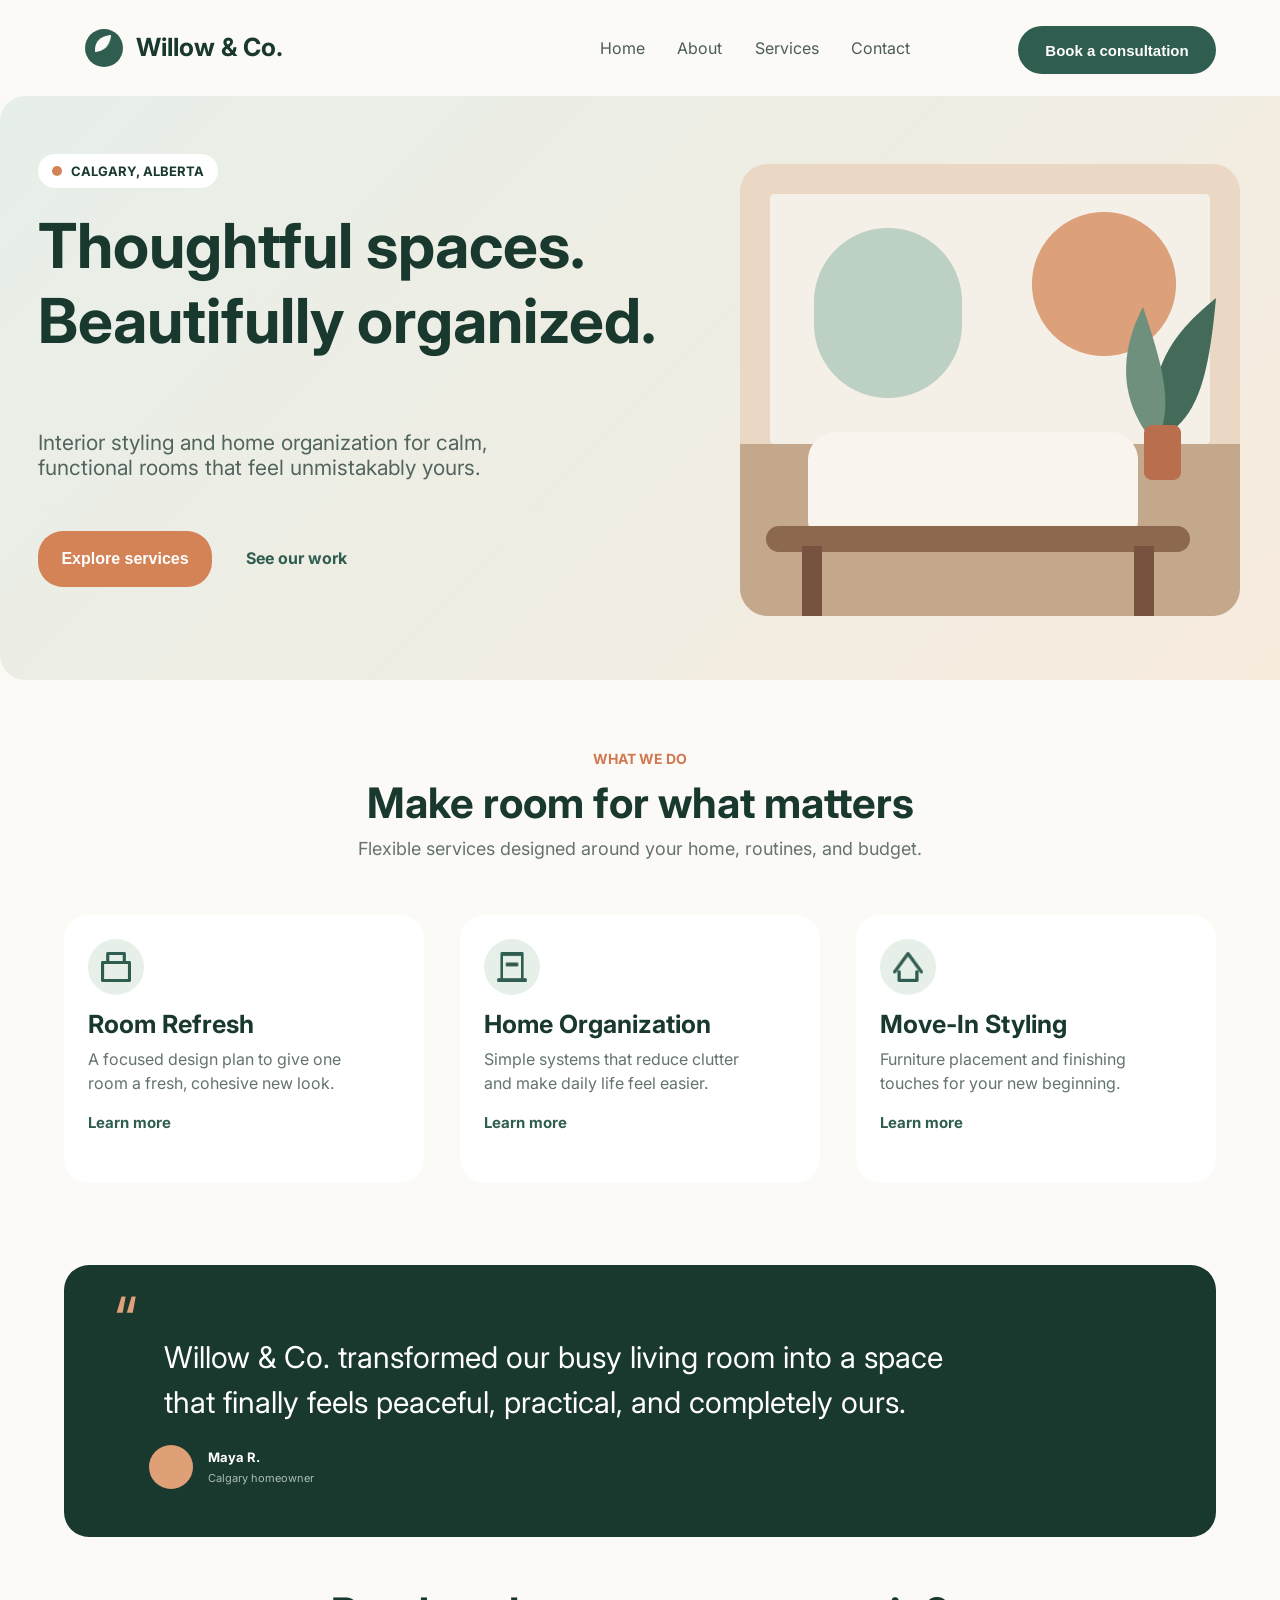
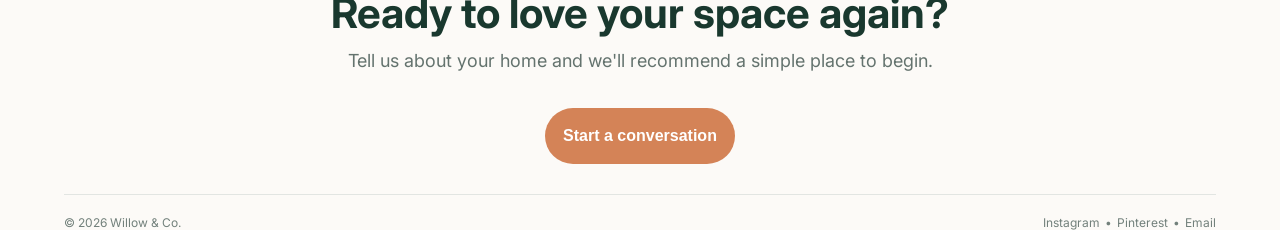
<file: index.html>
<!DOCTYPE html>

<html lang="en">

<head>
    <meta charset="UTF-8">
    <meta name="viewport" content="width=device-width, initial-scale=1.0">
    <title>Willow & Co.</title>
    <link rel="stylesheet" href="style.css">
</head>

<body>
    <header>
            <div class="logo-icon">
                <img src="images/logo.png">
            </div>
            <h1 id="willow-text-nav">Willow & Co.</h1>
        <nav class="nav-links">
            <a href="" class="links">Home</a>
            <a href="" class="links">About</a>
            <a href="" class="links">Services</a>
            <a href="" class="links">Contact</a>
        </nav>
        <button id="consultation-button">Book a consultation</button>
    </header>
    <main>
        <section class="first-section">
            <div class="first-section-container">
                <div class="region-icon">
                    <div class="region-circle"></div>
                    <p id="region-text">CALGARY, ALBERTA</p>
                </div>
                <div class="first-section-header">
                    <h1 id="first-section-header-text">Thoughtful spaces.<br>Beautifully organized.</h1>
                </div>
                <div class="first-section-body">
                    <p id="first-section-body-text">Interior styling and home organization for calm,<br>functional rooms that feel unmistakably yours.</p>
                    <button id="explore-services-button">Explore services</button>
                    <a href="" class="links" id="see-work-link">See our work</a>
                </div>
                <div class="interior-image-div">
                    <img src="images/interior.png">
                </div>
            </div>
        </section>
        <section class="second-section">
            <div class="second-section-text">
                <p id="what-we-do-text">WHAT WE DO</p>
                <h2>Make room for what matters</h2>
                <p>Flexible services designed around your home, routines, and budget.</p>
            </div>
        </section>
        <section class="third-section">
            <div class="grid-boxes">
                <div class="grid-box">
                    <div class="box-icon">
                        <img src="images/icon-1.png">
                    </div>
                <h3>Room Refresh</h3>
                <p>A focused design plan to give one<br>room a fresh, cohesive new look.</p>
                <a href="">Learn more</a>
                </div>
                <div class="grid-box">
                    <div class="box-icon">
                        <img src="images/icon-2.png">
                    </div>
                <h3>Home Organization</h3>
                <p>Simple systems that reduce clutter<br>and make daily life feel easier.</p>
                <a href="">Learn more</a>
                </div>
                <div class="grid-box">
                    <div class="box-icon">
                        <img src="images/icon-3.png">
                    </div>
                <h3>Move-In Styling</h3>
                <p>Furniture placement and finishing<br>touches for your new beginning.</p>
                <a href="">Learn more</a>
                </div>
            </div>
        </section>
        <section class="fourth-section">
            <div class="review-div">
                <p class="quote">“</p>
                <p class="review-text">Willow & Co. transformed our busy living room into a space<br>that finally feels peaceful, practical, and completely ours.</p>
                <div class="review-writer-div">
                    <div class="review-writer-circle"></div>
                    <div class="review-writer-info-div">
                        <p class="review-writer-name">Maya R.</p>
                        <p class="review-writer-location">Calgary homeowner</p>
                    </div>
                </div>
            </div>
        </section>
        <section class="fifth-section">
            <div class="fifth-section-div">
                <h2>Ready to love your space again?</h2>
                <p>Tell us about your home and we'll recommend a simple place to begin.</p>
                <button>Start a conversation</button>
            </div>
        </section>
    </main>
    <footer>
        <p>© 2026 Willow & Co.</p>
        <div class="footer-links">
            <a href="">Instagram</a>
            <span>•</span>
            <a href="">Pinterest</a>
            <span>•</span>
            <a href="">Email</a>
        </div>
    </footer>
</body>

</html>
</file>
<file: style.css>
@import url('https://fonts.googleapis.com/css2?family=Inter:wght@400;500;600;700&display=swap');

* {
    margin: 0;
}

body {
    font-family: 'Inter', sans-serif;
    background-color: #fcfaf7;
}

header {
    height: 96px;
}

.logo-icon {
    width: 38px;
    height: 38px;

    background-color: #2F5D50;
    border-radius: 50%;

    position: relative;
    top: 29px;
    left: 85px;
}

.logo-icon img {
    width: 17px;
    height: 17px;

    position: relative;
    top: 6px;
    left: 10px;
}

#willow-text-nav {
    position: absolute;
    top: 32px;
    left: 136px;

    color: #19382E;
    font-size: 25px;
    font-weight: bold;
}

.nav-links {
    display: flex;
    justify-content: space-between;

    width: 310px;

    position: absolute;
    top: 38px;
    right: 370px;
}

.links {
    text-decoration: none;
    color: #4A5D56;
    font-size: 16px;
}

#consultation-button {
    background-color: #2F5D50;
    border-radius: 25px;
    border: none;
    width: 198px;
    height: 48px;

    position: absolute;
    top: 26px;
    right: 64px;

    color: #FFFFFF;
    font-size: 15px;
    font-weight: bold;
}

.first-section {
    padding-top: 0;
}

.first-section-container {
    height: 584px;
    width: 1312px;

    position: relative;
    margin: 0 auto;

    background: linear-gradient(135deg, #E7EFE9, #F7EBDD);
    border-radius: 25px;
}

.region-icon {
    height: 34px;
    width: 180px;

    position: relative;
    top: 58px;
    left: 38px;

    background-color: #FFFFFF;
    border-radius: 25px;

    display:flex;
    justify-content: center;
    align-items: center;
    gap: 9px;
}

.region-circle {
    width: 10px;
    height: 10px;
    
    background-color: #D48357;
    border-radius: 50%;
}

#region-text {
    color: #19382E;
    font-size: 13px;
    font-weight: bold;
}

.first-section-header {
    position: relative;
    top: 78px;
    left: 38px;
}

#first-section-header-text {
    color: #19382E;
    font-size: 62px;
    font-weight: bold;
}

.first-section-body {
    position: relative;
    top: 150px;
    left: 38px;
}

#first-section-body-text {
    color: #52645E;
    font-size: 21px;
}

#explore-services-button {
    background-color: #D48357;
    border-radius: 25px;
    border: none;
    width: 174px;
    height: 56px;

    position: relative;
    top: 51px;

    color: #FFFFFF;
    font-size: 16px;
    font-weight: bold;
}

#see-work-link {
    position: relative;
    left: 30px;
    top: 51px;

    color: #2F5D50;
    font-size: 16px;
    font-weight: bold;
}

.interior-image-div {
    width: 500px;
    height: 452px;

    position: absolute;
    top: 68px;
    right: 72px;

    display: flex;
    justify-content: center;
    align-items: center;
}

.second-section {
    padding-top: 70px;
}

.second-section-text {
    display: flex;
    flex-direction: column;
    justify-content: center;
    align-items: center;
    gap: 10px;
}

#what-we-do-text {
    color: #D07850;
    font-size: 14px;
    font-weight: bold;
}

.second-section-text h2{
    color: #19382E;
    font-size: 42px;
    font-weight: bold;
}

.second-section-text p{
    color: #64736E;
    font-size: 18px;
}

.grid-boxes {
    display: grid;
    grid-template-columns: repeat(3, 1fr);
    gap: 36px;

    width: 90%;
    max-width: 1312px;
    margin: 40px auto;
}

.grid-box {
    background-color: white;
    height: 220px;
    padding: 24px;
    border-radius: 18px;
    min-width: 0;
}

.third-section {
    margin-top: 56px;
}

.grid-box {
    background-color: #FFFFFF;
    height: 220px;
    padding: 24px;
    border-radius: 25px;
}

.box-icon {
    width: 56px;
    height: 56px;

    background-color: #E7EFE9;
    border-radius: 50%;

    display: flex;
    justify-content: center;
    align-items: center;
}

.box-icon img {
    width: 30px;
    height: 30px;
}

.grid-box h3 {
    margin-top: 14px;

    color: #19382E;
    font-size: 25px;
    font-weight: bold;
}

.grid-box p {
    margin-top: 8px;

    color: #64736E;
    font-size: 16px;
    line-height: 1.5;
}

.grid-box a {
    display: block;

    margin-top: 18px;

    color: #2F5D50;
    font-size: 15px;
    font-weight: bold;
    text-decoration: none;
}

.fourth-section {
    margin-top: 82px;
}

.review-div {
    width: 90%;
    max-width: 1248px;
    height: 272px;

    margin: 0 auto;

    background-color: #19382E;
    border-radius: 25px;

    position: relative;
}

.quote {
    position: absolute;
    top: 15px;
    left: 50px;

    color: #DFA17A;
    font-size: 68px;
}

.review-text {
    position: absolute;
    top: 70px;
    left: 100px;

    color: #FFFFFF;
    font-size: 30px;
    line-height: 1.5;
}

.review-writer-div {
    position: absolute;
    top: 180px;
    left: 85px;

    display: flex;
    align-items: center;
    gap: 15px;
}

.review-writer-circle {
    width: 44px;
    height: 44px;

    background-color: #DFA078;
    border-radius: 50%;
}

.review-writer-info-div {
    display: flex;
    flex-direction: column;
    gap: 6px;
}

.review-writer-name {
    color: #FFFFFF;
    font-size: 13px;
    font-weight: bold;
}

.review-writer-location {
    color: #AABDB5;
    font-size: 11px;
}

.fifth-section {
    margin-top: 50px;
}

.fifth-section-div {
    display: flex;
    flex-direction: column;
    align-items: center;
    gap: 12px;

    text-align: center;
}

.fifth-section-div h2 {
    color: #19382E;
    font-size: 42px;
    font-weight: bold;
}

.fifth-section-div p {
    color: #64736E;
    font-size: 18px;
}

.fifth-section-div button {
    width: 190px;
    height: 56px;

    margin-top: 25px;

    background-color: #D48357;
    border: none;
    border-radius: 28px;

    color: #FFFFFF;
    font-size: 16px;
    font-weight: bold;
}

footer {
    width: 90%;
    max-width: 1312px;

    margin: 30px auto 0;
    padding-top: 20px;

    border-top: 1px solid #E2E5E2;

    display: flex;
    justify-content: space-between;
    align-items: center;

    color: #72807B;
    font-size: 12px;
}

.footer-links {
    display: flex;
    gap: 5px;
}

.footer-links a {
    color: #72807B;
    text-decoration: none;
}
</file>
